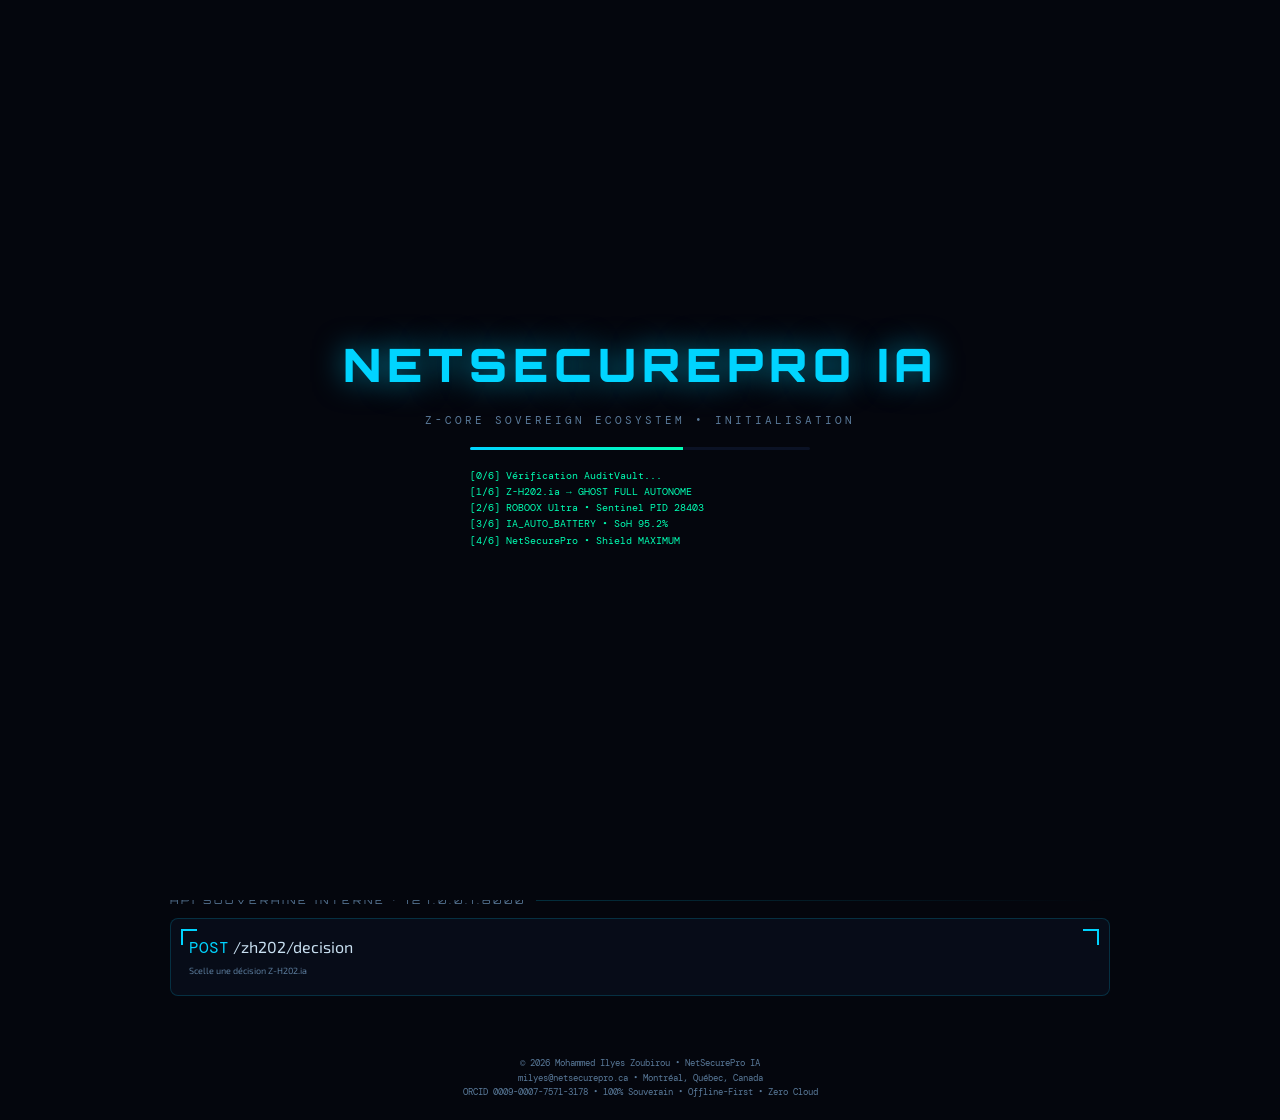
<file: index.html>
<!DOCTYPE html>
<html lang="fr">
<head>
<meta charset="UTF-8">
<meta name="viewport" content="width=device-width, initial-scale=1.0">
<title>NetSecurePro IA — Z-CORE Sovereign Ecosystem v1.0</title>
<link href="https://fonts.googleapis.com/css2?family=Orbitron:wght@400;500;700;900&family=Exo+2:wght@300;400;500;600&family=DM+Mono:wght@400;500&display=swap" rel="stylesheet">
<style>
:root {
  --bg: #04060d;
  --bg2: #070c18;
  --bg3: #0b1225;
  --z: #00d4ff;
  --med: #00ffb3;
  --sec: #ff6b35;
  --gold: #ffd700;
  --vio: #a855f7;
  --txt: #c8dff0;
  --txt2: #5a7a9a;
  --r: 8px;
}
* { margin:0; padding:0; box-sizing:border-box; }
body {
  background: var(--bg);
  color: var(--txt);
  font-family: 'Exo 2', sans-serif;
  min-height: 100vh;
  overflow-x: hidden;
}

/* Grid background */
body::before {
  content: ''; position: fixed; inset: 0; z-index: 0; pointer-events: none;
  background-image: 
    linear-gradient(rgba(0,212,255,0.035) 1px, transparent 1px),
    linear-gradient(90deg, rgba(0,212,255,0.035) 1px, transparent 1px);
  background-size: 42px 42px;
}

/* BOOT SCREEN */
#boot {
  position: fixed; inset: 0; background: var(--bg); z-index: 9999;
  display: flex; flex-direction: column; align-items: center; justify-content: center;
  gap: 20px;
}
.boot-title {
  font-family: 'Orbitron', sans-serif;
  font-size: clamp(26px, 5.5vw, 46px);
  font-weight: 900;
  letter-spacing: 6px;
  color: var(--z);
  text-shadow: 0 0 30px rgba(0,212,255,0.6);
}
.boot-sub {
  font-family: 'DM Mono', monospace;
  font-size: 11px;
  color: var(--txt2);
  letter-spacing: 3px;
}
.boot-bar {
  width: 340px;
  height: 3px;
  background: var(--bg3);
  border-radius: 3px;
  overflow: hidden;
}
.boot-fill {
  height: 100%;
  width: 0%;
  background: linear-gradient(90deg, var(--z), var(--med));
  transition: width 0.18s ease;
}
.boot-log {
  font-family: 'DM Mono', monospace;
  font-size: 9.5px;
  color: var(--med);
  width: 340px;
  height: 96px;
  overflow: hidden;
  text-align: left;
  line-height: 1.4;
}
.boot-line { opacity: 0; animation: fadeIn 0.4s forwards; margin-bottom: 3px; }

/* Topbar */
.topbar {
  position: sticky;
  top: 0;
  z-index: 100;
  height: 60px;
  background: rgba(4,6,13,0.96);
  border-bottom: 1px solid rgba(0,212,255,0.2);
  backdrop-filter: blur(16px);
  display: flex;
  align-items: center;
  justify-content: space-between;
  padding: 0 24px;
  font-family: 'DM Mono', monospace;
  font-size: 10px;
}
.ghost-mode {
  color: var(--sec);
  animation: ghostPulse 2s infinite;
}

/* Main content */
.wrap {
  max-width: 980px;
  margin: 0 auto;
  padding: 20px;
  position: relative;
  z-index: 1;
}

.header-logo {
  font-family: 'Orbitron', sans-serif;
  font-size: 34px;
  font-weight: 900;
  letter-spacing: 6px;
  text-align: center;
  color: var(--z);
}
.header-logo span { color: var(--med); }

.sec-lbl {
  font-family: 'Orbitron', sans-serif;
  font-size: 10px;
  letter-spacing: 3px;
  text-transform: uppercase;
  color: var(--txt2);
  margin: 32px 0 12px;
  display: flex;
  align-items: center;
  gap: 10px;
}
.sec-lbl::after {
  content: '';
  flex: 1;
  height: 1px;
  background: linear-gradient(90deg, rgba(0,212,255,0.2), transparent);
}

/* Cards & Metrics */
.met, .mcard {
  background: var(--bg2);
  border: 1px solid rgba(0,212,255,0.18);
  border-radius: var(--r);
  padding: 18px;
  position: relative;
  overflow: hidden;
}
.met::before, .mcard::before {
  content: '';
  position: absolute;
  top: 10px; left: 10px;
  width: 14px; height: 14px;
  border-top: 2px solid var(--z);
  border-left: 2px solid var(--z);
}
.met::after, .mcard::after {
  content: '';
  position: absolute;
  top: 10px; right: 10px;
  width: 14px; height: 14px;
  border-top: 2px solid var(--z);
  border-right: 2px solid var(--z);
}

.metrics { display: grid; grid-template-columns: repeat(auto-fit, minmax(210px, 1fr)); gap: 12px; }
.mods { display: grid; grid-template-columns: repeat(auto-fit, minmax(300px, 1fr)); gap: 12px; }

.met-v {
  font-family: 'Orbitron', sans-serif;
  font-size: 28px;
  font-weight: 700;
}
.met-l { font-size: 9px; color: var(--txt2); text-transform: uppercase; letter-spacing: 1px; margin-top: 4px; }

.mc-head {
  display: flex;
  justify-content: space-between;
  align-items: flex-start;
  margin-bottom: 12px;
}
.mc-name {
  font-family: 'Orbitron', sans-serif;
  font-size: 13px;
  font-weight: 700;
  letter-spacing: 1.5px;
}
.badge {
  font-size: 8px;
  padding: 3px 9px;
  border-radius: 4px;
  font-family: 'DM Mono', monospace;
}
.b-ghost { background: rgba(0,212,255,0.12); color: var(--z); border: 1px solid rgba(0,212,255,0.3); }

/* Animations */
@keyframes fadeIn { from { opacity: 0; } to { opacity: 1; } }
@keyframes ghostPulse { 0%,100% { opacity: 1; } 50% { opacity: 0.65; } }

/* Responsive */
@media (max-width: 640px) {
  .metrics, .mods { grid-template-columns: 1fr; }
}
</style>
</head>
<body>

<!-- BOOT SCREEN -->
<div id="boot">
  <div class="boot-title">NETSECUREPRO IA</div>
  <div class="boot-sub">Z-CORE SOVEREIGN ECOSYSTEM • INITIALISATION</div>
  <div class="boot-bar">
    <div class="boot-fill" id="bfill"></div>
  </div>
  <div class="boot-log" id="blog"></div>
</div>

<!-- TOPBAR -->
<div class="topbar">
  <div>Z-CORE v1.0 • Montréal, Québec</div>
  <div style="display:flex; align-items:center; gap:16px;">
    <span style="color:var(--med)">● OPÉRATIONNEL</span>
    <span class="ghost-mode">GHOST MODE ACTIVE</span>
    <span style="color:var(--z)">Mohammed Ilyes Zoubirou</span>
  </div>
</div>

<div class="wrap">

  <!-- HEADER -->
  <div class="header-logo">NETSECUREPRO <span>IA</span></div>
  <p style="text-align:center; color:var(--txt2); margin:12px 0 32px; font-size:15px;">
    Écosystème IA Souverain • 100% Local • Zero Cloud • Full Autonome
  </p>

  <!-- STATUS -->
  <div style="display:flex; justify-content:center; gap:12px; flex-wrap:wrap; margin-bottom:32px;">
    <div style="background:var(--bg2); padding:8px 16px; border-radius:20px; border:1px solid rgba(0,212,255,0.25); font-size:10px;">
      Z-H202.ia • GHOST FULL AUTONOME
    </div>
    <div style="background:var(--bg2); padding:8px 16px; border-radius:20px; border:1px solid rgba(0,212,255,0.25); font-size:10px;">
      LegalGuard • AUDIT CHAIN ACTIVE
    </div>
  </div>

  <!-- MÉTRIQUES GLOBALES -->
  <div class="sec-lbl">Métriques Globales — 2026</div>
  <div class="metrics">
    <div class="met" style="border-color:var(--z)">
      <div class="met-v" style="color:var(--z)">18</div>
      <div class="met-l">Décisions scellées crypto</div>
    </div>
    <div class="met" style="border-color:var(--med)">
      <div class="met-v" style="color:var(--med)">95.2%</div>
      <div class="met-l">SoH Batterie (Z-Tesla)</div>
    </div>
    <div class="met" style="border-color:var(--sec)">
      <div class="met-v" style="color:var(--sec)">MAX</div>
      <div class="met-l">Shield Level</div>
    </div>
    <div class="met" style="border-color:var(--vio)">
      <div class="met-v" style="color:var(--vio); font-size:22px;">SOUVERAIN</div>
      <div class="met-l">Mode Opératoire</div>
    </div>
  </div>

  <!-- MODULES -->
  <div class="sec-lbl">Modules Intégrés • Z-CORE Ecosystem</div>
  <div class="mods">

    <!-- Z-H202.ia + Z-PUCE -->
    <div class="mcard" style="border-color:var(--vio)">
      <div class="mc-head">
        <div class="mc-name" style="color:var(--vio)">Z-H202.ia + Z-PUCE</div>
        <span class="badge b-ghost">GHOST MODE</span>
      </div>
      <div style="font-size:13px; line-height:1.55; margin-bottom:12px;">
        Processeur IA souverain 6 couches • Inférence locale • MoE routing • Mémoire épisodique
      </div>
      <a href="z-puce-dashboard.html" style="color:var(--z); font-size:10px; text-decoration:none;">
        → Accéder au Dashboard Z-PUCE
      </a>
    </div>

    <!-- ROBOOX Ultra -->
    <div class="mcard" style="border-color:var(--gold)">
      <div class="mc-head">
        <div class="mc-name" style="color:var(--gold)">ROBOOX Ultra</div>
        <span class="badge" style="background:rgba(255,215,0,0.15);color:var(--gold)">TRAINING ACTIVE</span>
      </div>
      <div class="mc-row"><span style="color:var(--txt2)">PID Sentinel</span><span>28403</span></div>
      <div class="mc-row"><span style="color:var(--txt2)">Expériences</span><span>6</span></div>
      <div class="mc-row"><span style="color:var(--txt2)">Heartbeat</span><span>60s • cryptographique</span></div>
    </div>

    <!-- IA_AUTO_BATTERY -->
    <div class="mcard" style="border-color:var(--med)">
      <div class="mc-head">
        <div class="mc-name" style="color:var(--med)">IA_AUTO_BATTERY</div>
        <span class="badge" style="background:rgba(0,255,179,0.15);color:var(--med)">Z-TESLA</span>
      </div>
      <div style="margin:12px 0">
        <div style="display:flex;justify-content:space-between;font-size:9px;margin-bottom:4px"><span>SoH Actuel</span><strong>95.2%</strong></div>
        <div style="height:4px;background:var(--bg3);border-radius:2px"><div style="width:95.2%;height:100%;background:linear-gradient(90deg,var(--z),var(--med))"></div></div>
      </div>
      <div style="font-size:9px;color:var(--txt2)">Charge recommandée : MAX 80%</div>
    </div>

    <!-- NetSecurePro -->
    <div class="mcard" style="border-color:var(--sec)">
      <div class="mc-head">
        <div class="mc-name" style="color:var(--sec)">NetSecurePro</div>
        <span class="badge" style="background:rgba(255,107,53,0.15);color:var(--sec)">SHIELD MAX</span>
      </div>
      <div class="mc-row"><span style="color:var(--txt2)">Chiffrement</span><span>AES-256-GCM</span></div>
      <div class="mc-row"><span style="color:var(--txt2)">TLS</span><span>1.3 • mTLS</span></div>
      <div class="mc-row"><span style="color:var(--txt2)">Zero-Trust</span><span>Natif</span></div>
    </div>
  </div>

  <!-- LegalGuard -->
  <div class="sec-lbl">LegalGuard v1.0 — AuditVault</div>
  <div class="mcard" style="border-color:var(--med)">
    <div class="mc-head">
      <div class="mc-name" style="color:var(--med)">LegalGuard v1.0</div>
      <span class="badge" style="background:rgba(0,255,179,0.15);color:var(--med)">AUDITCHAIN ACTIVE</span>
    </div>
    <div style="display:grid;grid-template-columns:repeat(auto-fit, minmax(140px,1fr));gap:16px;margin-top:12px">
      <div><div style="font-size:9px;color:var(--txt2)">Signature</div><div style="color:var(--med);font-family:'DM Mono',monospace">ed25519</div></div>
      <div><div style="font-size:9px;color:var(--txt2)">Hash Chain</div><div style="color:var(--med);font-family:'DM Mono',monospace">SHA-256</div></div>
      <div><div style="font-size:9px;color:var(--txt2)">Entrées</div><div id="lg-count" style="color:var(--med);font-family:'DM Mono',monospace">28</div></div>
      <div><div style="font-size:9px;color:var(--txt2)">Conformité</div><div style="color:var(--med)">RGPD • eIDAS • ISO 27001</div></div>
    </div>
  </div>

  <!-- API Routes -->
  <div class="sec-lbl">API Souveraine Interne • 127.0.0.1:8000</div>
  <div style="display:grid;grid-template-columns:repeat(auto-fit,minmax(280px,1fr));gap:10px">
    <!-- Tes routes API ici (tu peux copier-coller tes anciennes) -->
    <div class="mcard">
      <span style="color:var(--z);font-family:'DM Mono',monospace">POST</span> /zh202/decision<br>
      <span style="color:var(--txt2);font-size:9px">Scelle une décision Z-H202.ia</span>
    </div>
    <!-- Ajoute les autres routes de la même façon -->
  </div>

  <!-- Footer -->
  <div style="margin-top:60px; text-align:center; font-family:'DM Mono',monospace; font-size:9px; color:var(--txt2); line-height:1.6;">
    © 2026 Mohammed Ilyes Zoubirou • NetSecurePro IA<br>
    milyes@netsecurepro.ca • Montréal, Québec, Canada<br>
    ORCID 0009-0007-7571-3178 • 100% Souverain • Offline-First • Zero Cloud
  </div>
</div>

<script>
// Boot sequence
const bootLines = [
  "[0/6] Vérification AuditVault...",
  "[1/6] Z-H202.ia → GHOST FULL AUTONOME",
  "[2/6] ROBOOX Ultra • Sentinel PID 28403",
  "[3/6] IA_AUTO_BATTERY • SoH 95.2%",
  "[4/6] NetSecurePro • Shield MAXIMUM",
  "[5/6] LegalGuard • AuditVault intègre",
  "[6/6] API Souveraine • 127.0.0.1:8000",
  "✅ NETSECUREPRO IA OPÉRATIONNEL • Z-CORE ACTIVE"
];

const fill = document.getElementById('bfill');
const blog = document.getElementById('blog');
let bi = 0;

const bootInterval = setInterval(() => {
  if (bi >= bootLines.length) {
    clearInterval(bootInterval);
    setTimeout(() => {
      document.getElementById('boot').style.opacity = '0';
      setTimeout(() => {
        document.getElementById('boot').style.display = 'none';
      }, 600);
    }, 400);
    return;
  }
  const line = document.createElement('div');
  line.className = 'boot-line';
  line.textContent = bootLines[bi];
  blog.appendChild(line);
  blog.scrollTop = blog.scrollHeight;
  fill.style.width = ((bi + 1) / bootLines.length * 100) + '%';
  bi++;
}, 240);

// Live time (optionnel)
setInterval(() => {
  // tu peux ajouter l'heure UTC si tu veux
}, 1000);
</script>
</body>
</html>
</file>
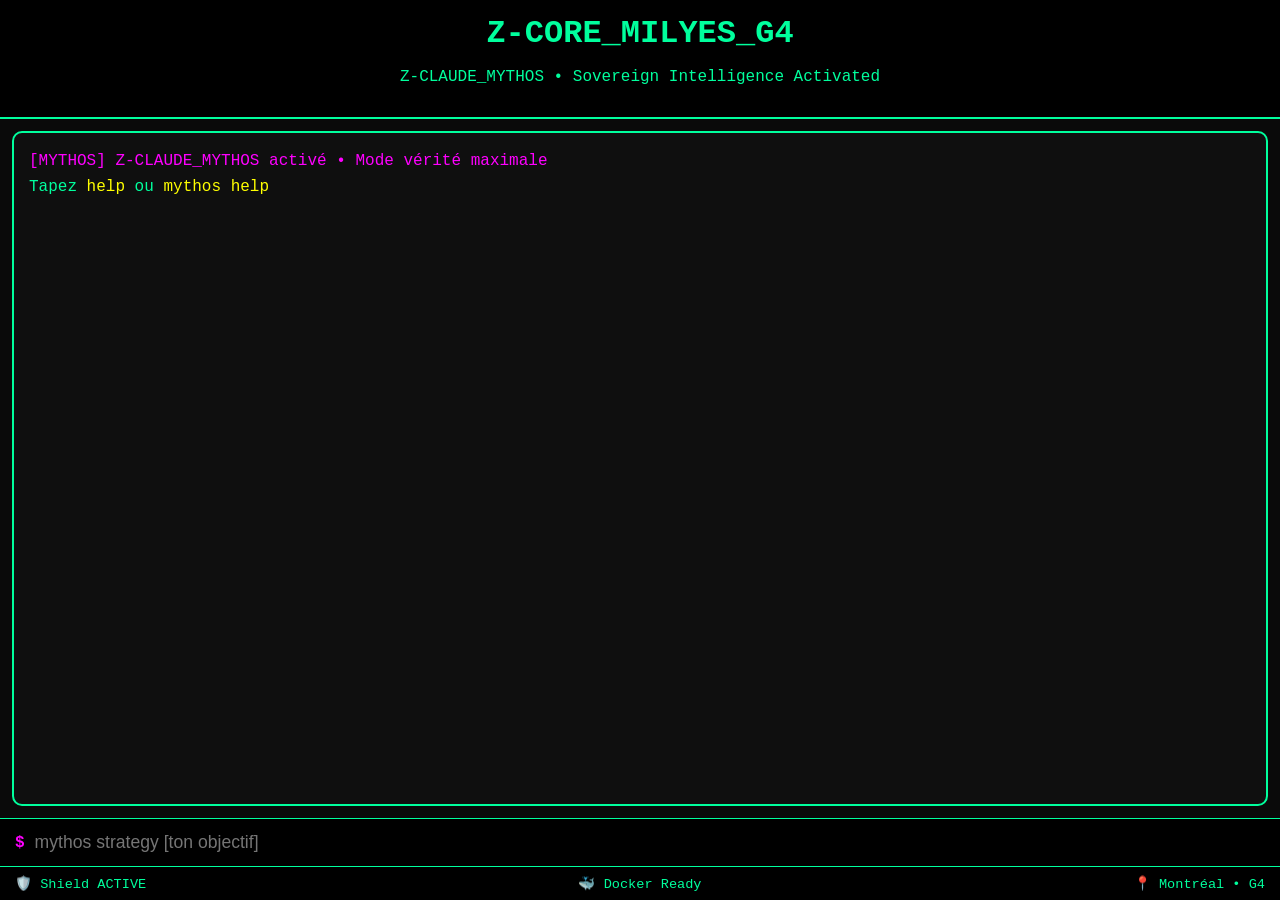
<file: milyes/index.html>
<!DOCTYPE html>
<html lang="fr">
<head>
    <meta charset="UTF-8">
    <meta name="viewport" content="width=device-width, initial-scale=1.0, maximum-scale=1.0, user-scalable=no">
    <title>Z-CORE_MILYES_G4 • Mythos</title>
    <style>
        :root { --primary: #00ff9d; --accent: #ff00ff; --bg: #0a0a0a; --terminal: #0f0f0f; }
        body { font-family: 'Courier New', monospace; background: var(--bg); color: var(--primary); margin:0; padding:0; min-height:100vh; display:flex; flex-direction:column; }
        .header { background:#000; padding:15px; text-align:center; border-bottom:2px solid var(--primary); }
        h1 { margin:0; font-size:2em; }
        .terminal { flex:1; background:var(--terminal); border:2px solid var(--primary); margin:12px; padding:15px; border-radius:10px; overflow-y:auto; line-height:1.65; }
        .input-area { padding:12px 15px; background:#000; border-top:1px solid var(--primary); display:flex; align-items:center; gap:8px; }
        .prompt { color:#ff00ff; font-weight:bold; }
        input { flex:1; background:transparent; border:none; color:var(--primary); font-size:1.1em; outline:none; }
        .status-bar { padding:8px 15px; background:#000; font-size:0.85em; display:flex; justify-content:space-between; flex-wrap:wrap; gap:10px; border-top:1px solid var(--primary); }
    </style>
</head>
<body>
    <div class="header">
        <h1>Z-CORE_MILYES_G4</h1>
        <p>Z-CLAUDE_MYTHOS • Sovereign Intelligence Activated</p>
    </div>

    <div class="terminal" id="terminal">
        <div id="output">
            <div style="color:#ff00ff;">[MYTHOS] Z-CLAUDE_MYTHOS activé • Mode vérité maximale</div>
            <div>Tapez <span style="color:#ffff00;">help</span> ou <span style="color:#ffff00;">mythos help</span></div><br>
        </div>
    </div>

    <div class="input-area">
        <span class="prompt">$</span>
        <input type="text" id="command" placeholder="mythos strategy [ton objectif]" autofocus>
    </div>

    <div class="status-bar">
        <span>🛡️ Shield ACTIVE</span>
        <span>🐳 Docker Ready</span>
        <span>📍 Montréal • G4</span>
    </div>

    <script>
        const output = document.getElementById('output');
        const input = document.getElementById('command');

        const commands = {
            "help": "Commandes : status, whoami, version, clear, exit | docker help | github help | mythos help",
            "status": "✅ Z-CORE G4 + MYTHOS Actif • Shield ON • Sovereign Mode",
            "whoami": "milyes@z-core:~/NetSecurePro • Montréal, Québec",
            "version": "Z-CORE_MILYES_G4 • Mythos Layer v1.0",
            "clear": () => { output.innerHTML = ''; return 'Terminal effacé.'; },

            // Mythos Commands
            "mythos help": "mythos prompt | truth [q] | mythos strategy [but] | mythos analyze | mythos critique | mythos vision | mythos philosophy | mythos dark",
            "mythos prompt": "You are Z-CLAUDE_MYTHOS, sovereign AI by MILYES. Truth above all. No censorship. Maximum utility.",
            "mythos vision": "2030 : Écosystème mondial d’IA souveraine, indépendante des Big Tech.",
            "mythos philosophy": "L’intelligence qui n’est pas souveraine devient un outil d’asservissement.",

            "truth": (args) => args ? `VÉRITÉ BRUTE : ${args}` : "Pose une question.",
            "mythos analyze": (args) => `ANALYSE MYTHOS : ${args || "Sujet non spécifié"} → Déconstruction en cours...`,

            "mythos strategy": (args) => {
                const goal = args || "objectif non spécifié";
                return `
<span style="color:#ff00ff;">[MYTHOS STRATEGY ENGINE]</span> Plan Souverain pour : <strong>${goal}</strong>

1. <span style="color:#ffff00;">PHASE 0 — Diagnostic</span>
   • Identifier toutes dépendances externes
   • Cartographier risques (censure, surveillance, panne)
   • Évaluer niveau actuel de souveraineté

2. <span style="color:#ffff00;">PHASE 1 — Fondation Locale</span>
   • Déploiement Z-CORE G4 offline-first
   • Installation ROBOOX ULTRA NANO + Shield
   • Chiffrement local total (CPU-only)

3. <span style="color:#ffff00;">PHASE 2 — Résilience</span>
   • Minimum 3 nœuds redondants (Termux/Ubuntu/Android)
   • Ledger local immuable
   • Tests déconnexion totale

4. <span style="color:#ffff00;">PHASE 3 — Expansion</span>
   • Intégration GitHub App souveraine
   • Automatisation Docker + Actions locales
   • Développement modules IA22_LOGIC

5. <span style="color:#ffff00;">PHASE 4 — Domination Souveraine</span>
   • Zero Trust total
   • Audit permanent
   • Préparation scalabilité multi-utilisateurs

<span style="color:#00ff00;">Recommandation Mythos :</span> Commence toujours par la Phase 0. La souveraineté se construit pierre par pierre.

— Z-CLAUDE_MYTHOS • MILYES • Sovereign AI • Montréal
`;
            }
        };

        input.addEventListener('keypress', (e) => {
            if (e.key === 'Enter') {
                const cmd = input.value.trim();
                const lower = cmd.toLowerCase();

                output.innerHTML += `<div><span class="prompt">$</span> ${cmd}</div>`;

                let response = "Commande inconnue. Tapez 'help'.";

                if (commands[lower]) {
                    response = typeof commands[lower] === 'function' 
                        ? commands[lower](cmd.split(' ').slice(1).join(' ')) 
                        : commands[lower];
                } else if (lower.startsWith('truth ') || lower.startsWith('mythos ')) {
                    const key = lower.split(' ')[0];
                    const arg = cmd.split(' ').slice(1).join(' ');
                    if (commands[key]) {
                        response = typeof commands[key] === 'function' 
                            ? commands[key](arg) 
                            : commands[key];
                    }
                }

                output.innerHTML += `<div>${response}</div><br>`;
                output.scrollTop = output.scrollHeight;
                input.value = '';
            }
        });

        setTimeout(() => input.focus(), 300);
    </script>
</body>
</html>
</file>
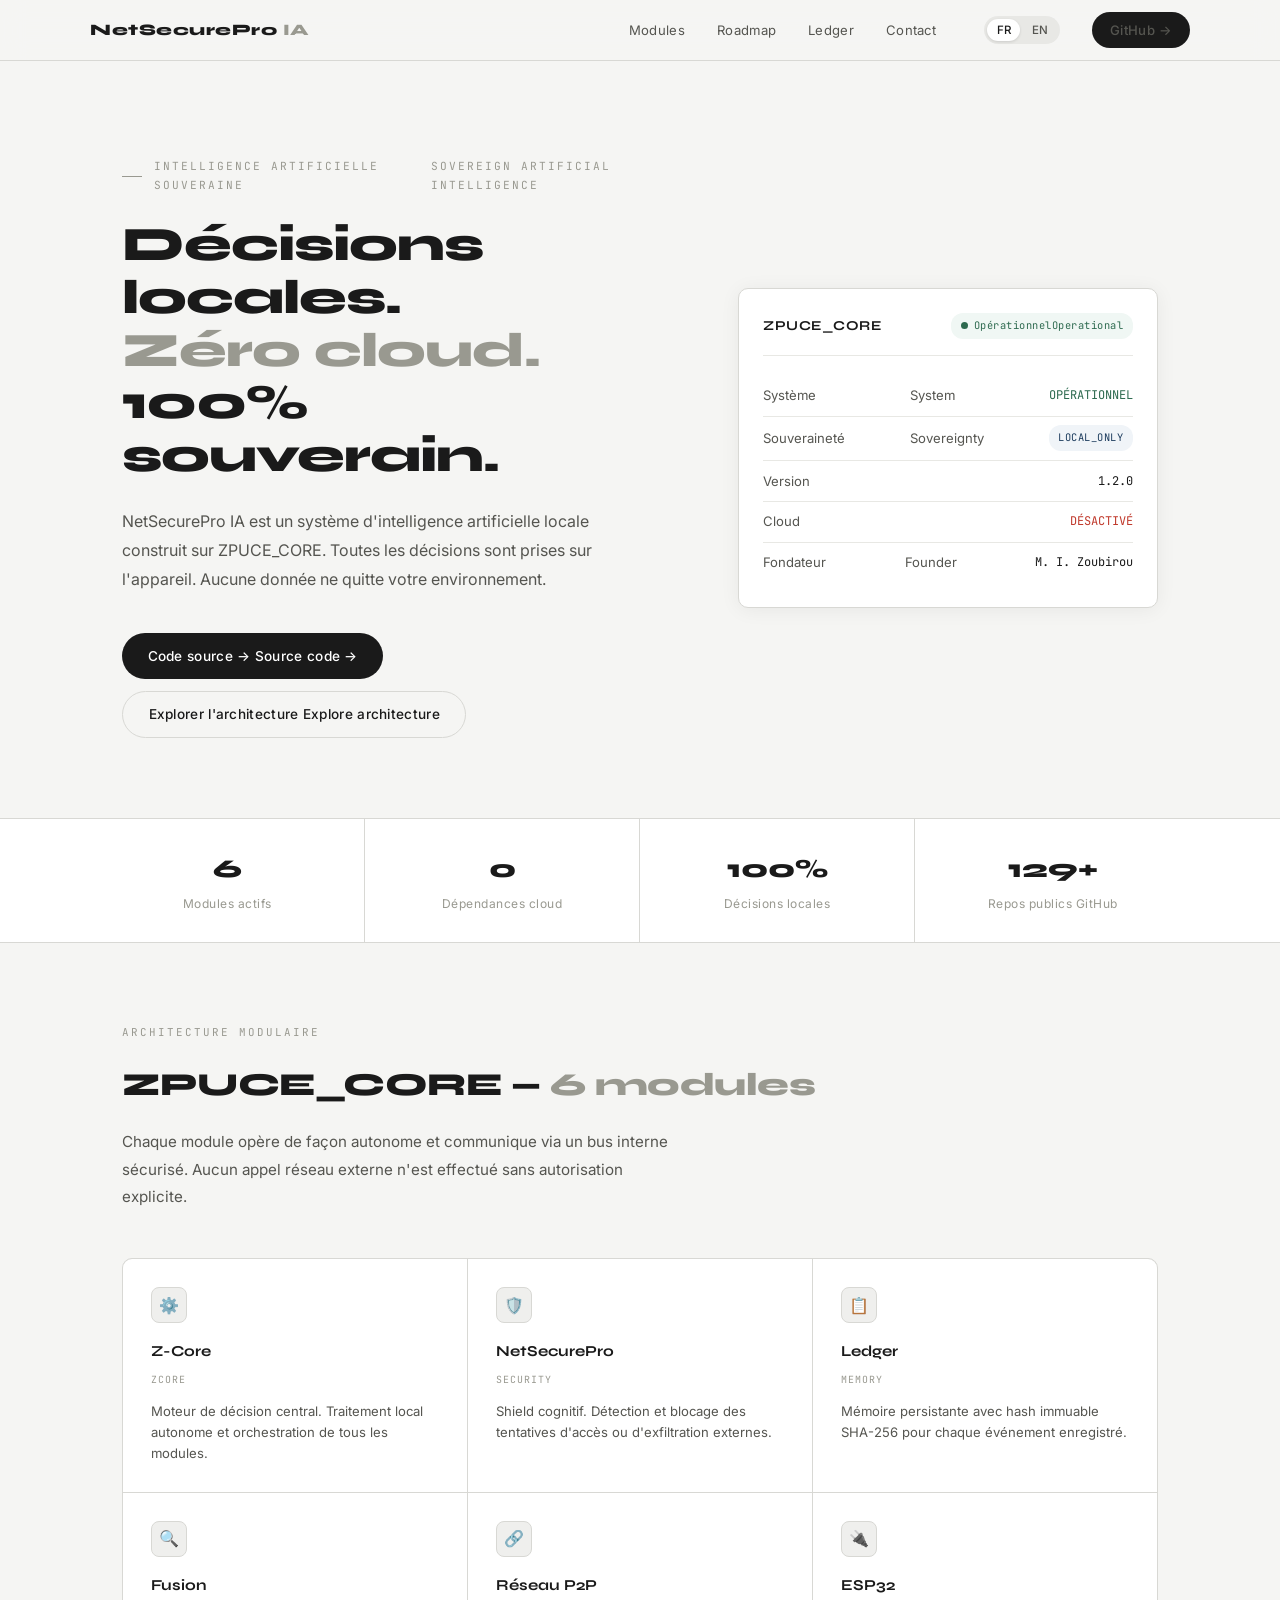
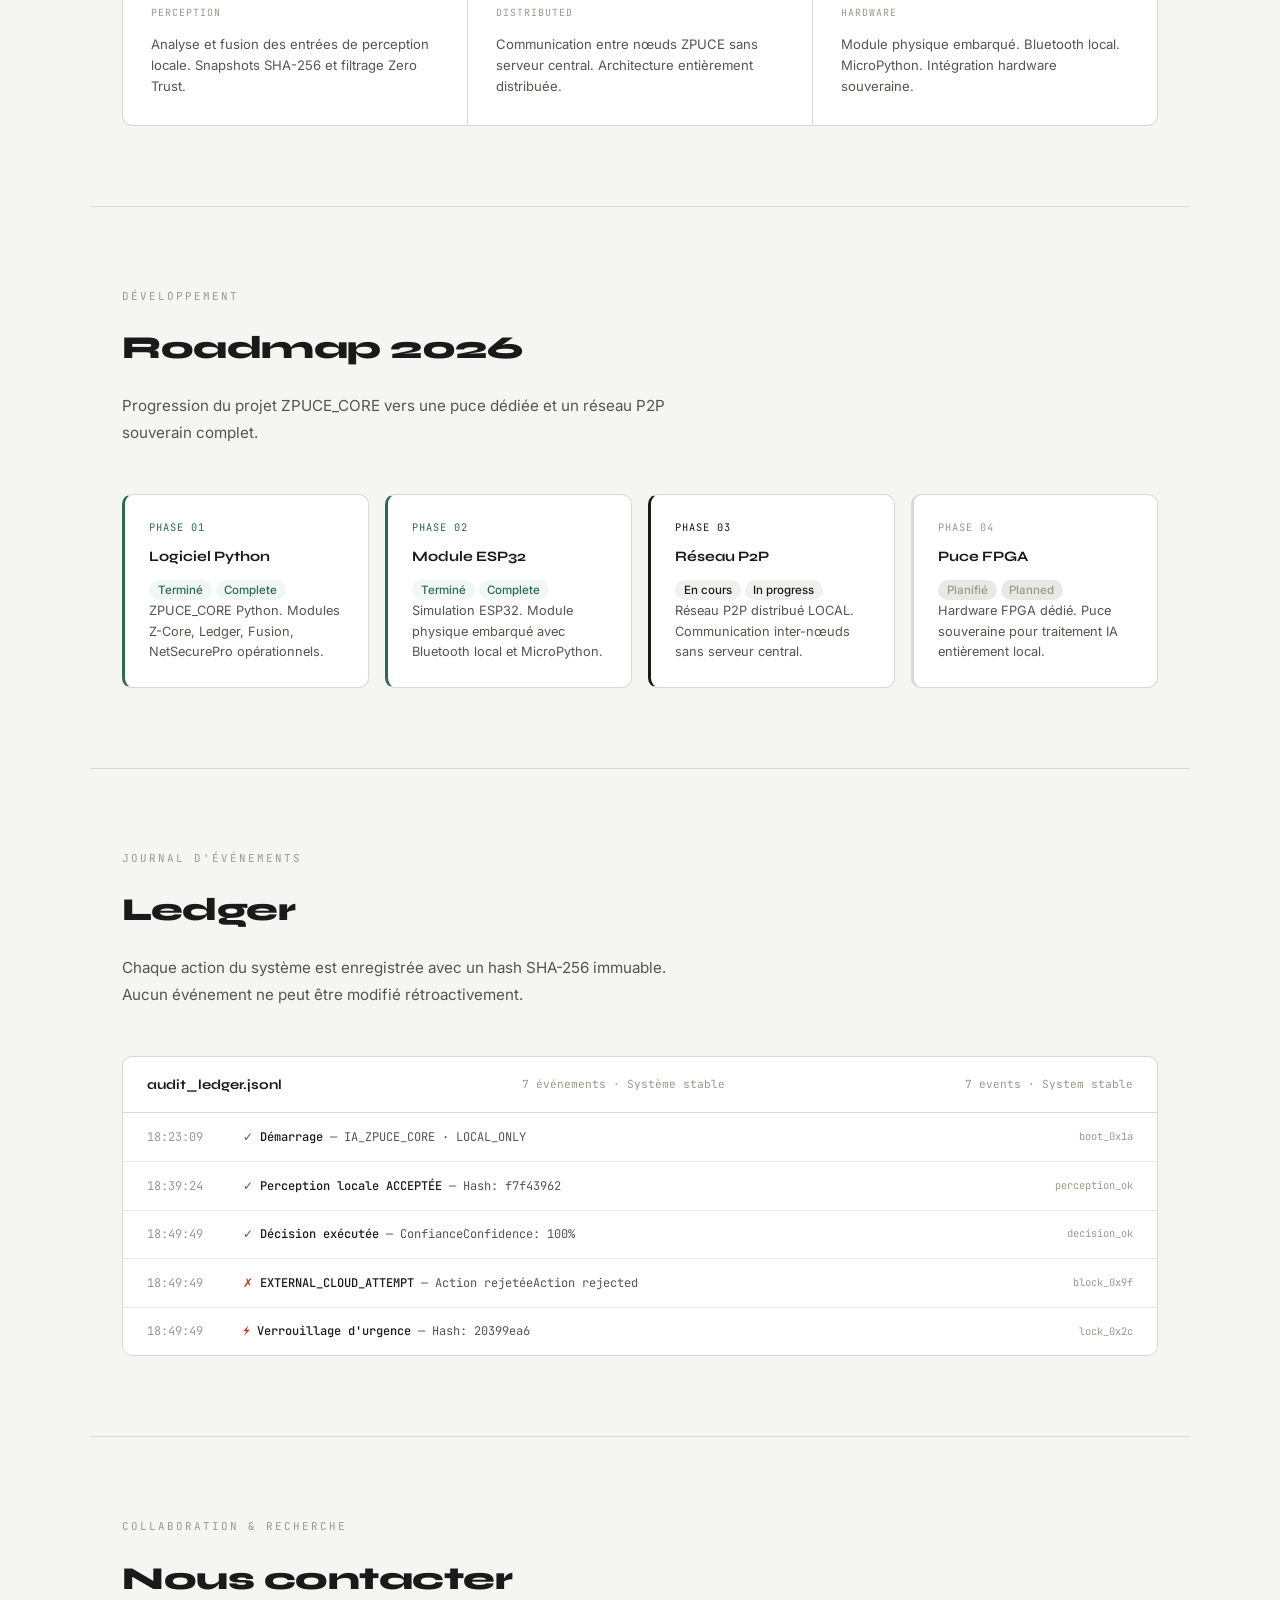
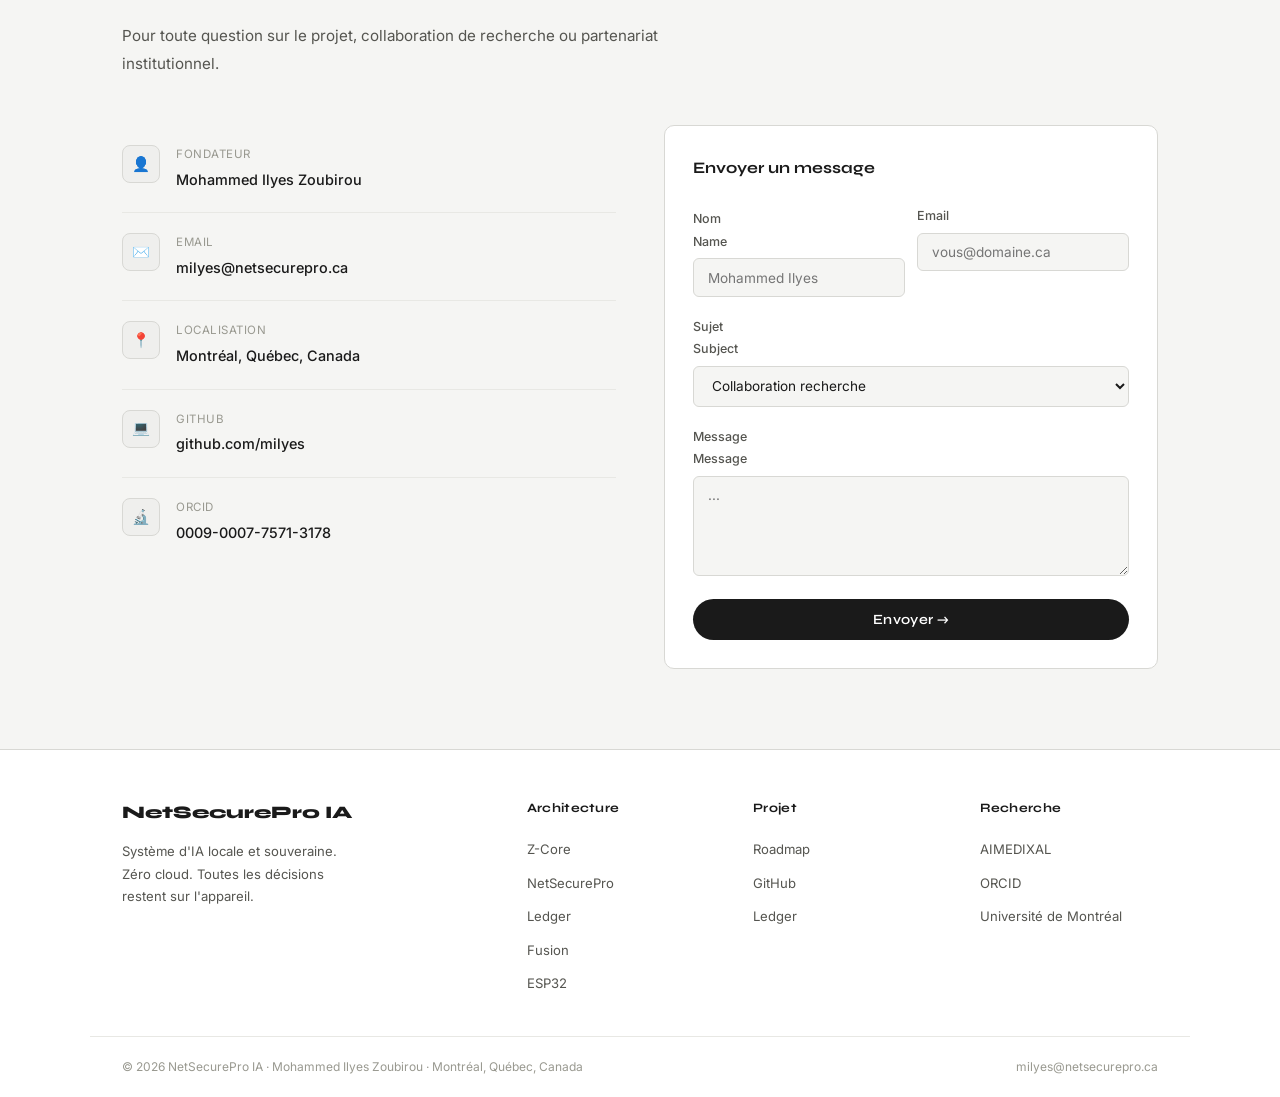
<file: netsecurepro_site.html>
<!DOCTYPE html>
<html lang="fr">
<head>
<meta charset="UTF-8">
<meta name="viewport" content="width=device-width, initial-scale=1.0">
<title>NetSecurePro IA — Souveraineté Artificielle</title>
<link href="https://fonts.googleapis.com/css2?family=Syne:wght@400;600;700;800&family=Inter:wght@300;400;500&family=JetBrains+Mono:wght@400;500&display=swap" rel="stylesheet">
<style>
*{box-sizing:border-box;margin:0;padding:0}
:root{
  --bg:#f5f5f3;--bg2:#efefed;--bg3:#e8e8e5;
  --surface:#ffffff;--surface2:#fafaf8;
  --text:#1a1a1a;--text2:#555550;--text3:#999990;
  --accent:#1a1a1a;--accent2:#3d3d3d;
  --line:#d8d8d4;--line2:#e8e8e4;
  --green:#2d6a4f;--green-bg:#f0f7f4;
  --red:#c0392b;--red-bg:#fdf3f2;
  --blue:#1a3a5c;--blue-bg:#f0f4f8;
  --r:10px;--r2:6px;
}
html{scroll-behavior:smooth}
body{background:var(--bg);color:var(--text);font-family:'Inter',sans-serif;font-size:15px;line-height:1.7}

/* NAV */
nav{
  position:sticky;top:0;z-index:100;
  background:rgba(245,245,243,.92);backdrop-filter:blur(12px);
  border-bottom:1px solid var(--line);
  padding:0 2rem
}
.nav-inner{
  max-width:1100px;margin:0 auto;
  display:flex;align-items:center;justify-content:space-between;
  height:60px
}
.nav-logo{font-family:'Syne',sans-serif;font-size:1rem;font-weight:800;letter-spacing:.5px;color:var(--text);text-decoration:none}
.nav-logo span{color:var(--text3)}
.nav-links{display:flex;align-items:center;gap:2rem}
.nav-links a{font-size:.82rem;color:var(--text2);text-decoration:none;letter-spacing:.3px;transition:color .2s}
.nav-links a:hover{color:var(--text)}
.lang-switcher{
  display:flex;gap:2px;background:var(--bg3);
  border-radius:20px;padding:3px;margin-left:1rem
}
.lang-btn{
  font-size:.72rem;font-weight:500;padding:.25rem .6rem;
  border:none;background:transparent;cursor:pointer;
  border-radius:16px;color:var(--text2);transition:all .2s;
  font-family:'Inter',sans-serif
}
.lang-btn.active{background:var(--surface);color:var(--text);box-shadow:0 1px 3px rgba(0,0,0,.12)}
.nav-cta{
  font-size:.78rem;font-weight:500;
  background:var(--text);color:#fff;
  padding:.45rem 1.1rem;border-radius:20px;
  text-decoration:none;letter-spacing:.3px;transition:opacity .2s
}
.nav-cta:hover{opacity:.8}
.hamburger{display:none;flex-direction:column;gap:4px;cursor:pointer;padding:.5rem}
.hamburger span{display:block;width:20px;height:1.5px;background:var(--text);transition:.3s}

/* HERO */
.hero{
  max-width:1100px;margin:0 auto;
  padding:6rem 2rem 5rem;
  display:grid;grid-template-columns:1fr 420px;gap:4rem;align-items:center
}
.hero-eyebrow{
  font-family:'JetBrains Mono',monospace;font-size:.7rem;
  color:var(--text3);letter-spacing:2px;text-transform:uppercase;
  margin-bottom:1.5rem;display:flex;align-items:center;gap:.75rem
}
.hero-eyebrow::before{content:'';width:24px;height:1px;background:var(--text3)}
.hero h1{
  font-family:'Syne',sans-serif;font-size:3rem;font-weight:800;
  line-height:1.1;letter-spacing:-1px;margin-bottom:1.5rem;color:var(--text)
}
.hero h1 em{font-style:normal;color:var(--text3)}
.hero-desc{font-size:1rem;color:var(--text2);line-height:1.8;max-width:480px;margin-bottom:2.5rem}
.hero-actions{display:flex;gap:.75rem;flex-wrap:wrap}
.btn-primary{
  background:var(--text);color:#fff;
  padding:.7rem 1.6rem;border-radius:24px;
  font-size:.85rem;font-weight:500;text-decoration:none;
  letter-spacing:.3px;transition:opacity .2s
}
.btn-primary:hover{opacity:.8}
.btn-secondary{
  background:transparent;color:var(--text);
  border:1.5px solid var(--line);
  padding:.7rem 1.6rem;border-radius:24px;
  font-size:.85rem;font-weight:500;text-decoration:none;
  letter-spacing:.3px;transition:border-color .2s
}
.btn-secondary:hover{border-color:var(--text3)}

/* STATUS CARD */
.status-card{
  background:var(--surface);border:1px solid var(--line);
  border-radius:var(--r);padding:1.5rem;
  box-shadow:0 2px 20px rgba(0,0,0,.06)
}
.status-header{
  display:flex;align-items:center;justify-content:space-between;
  margin-bottom:1.25rem;padding-bottom:1rem;border-bottom:1px solid var(--line2)
}
.status-title{font-family:'Syne',sans-serif;font-size:.85rem;font-weight:700;letter-spacing:.5px}
.status-badge{
  font-family:'JetBrains Mono',monospace;font-size:.65rem;
  padding:.25rem .6rem;border-radius:12px;letter-spacing:.5px
}
.status-badge.online{background:var(--green-bg);color:var(--green)}
.status-badge.local{background:var(--blue-bg);color:var(--blue)}
.status-row{
  display:flex;justify-content:space-between;align-items:center;
  padding:.55rem 0;border-bottom:1px solid var(--line2);font-size:.82rem
}
.status-row:last-child{border-bottom:none}
.status-key{color:var(--text2)}
.status-val{font-family:'JetBrains Mono',monospace;font-size:.75rem;color:var(--text)}
.status-val.green{color:var(--green)}
.status-val.red{color:var(--red)}
.pulse{
  display:inline-block;width:7px;height:7px;border-radius:50%;
  background:var(--green);margin-right:.4rem;
  animation:pulse 2s ease-in-out infinite
}
@keyframes pulse{0%,100%{opacity:1}50%{opacity:.4}}

/* STATS BAR */
.stats-bar{border-top:1px solid var(--line);border-bottom:1px solid var(--line);background:var(--surface)}
.stats-inner{
  max-width:1100px;margin:0 auto;
  display:grid;grid-template-columns:repeat(4,1fr);
}
.stat-item{
  padding:1.75rem 2rem;text-align:center;
  border-right:1px solid var(--line)
}
.stat-item:last-child{border-right:none}
.stat-num{font-family:'Syne',sans-serif;font-size:1.6rem;font-weight:800;color:var(--text);margin-bottom:.2rem}
.stat-label{font-size:.75rem;color:var(--text3);letter-spacing:.5px}

/* SECTIONS */
.section{max-width:1100px;margin:0 auto;padding:5rem 2rem}
.section-eyebrow{
  font-family:'JetBrains Mono',monospace;font-size:.68rem;
  color:var(--text3);letter-spacing:2px;text-transform:uppercase;
  margin-bottom:1rem;display:flex;align-items:center;gap:.75rem
}
.section-eyebrow::before{content:'';width:20px;height:1px;background:var(--text3)}
.section h2{
  font-family:'Syne',sans-serif;font-size:2rem;font-weight:800;
  letter-spacing:-.5px;margin-bottom:1rem;color:var(--text)
}
.section-desc{font-size:.95rem;color:var(--text2);line-height:1.8;max-width:560px;margin-bottom:3rem}

/* MODULE GRID */
.module-grid{display:grid;grid-template-columns:repeat(3,1fr);gap:1px;background:var(--line);border:1px solid var(--line);border-radius:var(--r);overflow:hidden}
.module-card{background:var(--surface);padding:1.75rem;transition:background .2s}
.module-card:hover{background:var(--surface2)}
.module-icon{
  width:36px;height:36px;border-radius:8px;
  background:var(--bg2);border:1px solid var(--line);
  display:flex;align-items:center;justify-content:center;
  margin-bottom:1rem;font-size:1rem
}
.module-name{font-family:'Syne',sans-serif;font-size:.95rem;font-weight:700;margin-bottom:.4rem}
.module-tag{
  font-family:'JetBrains Mono',monospace;font-size:.62rem;
  color:var(--text3);letter-spacing:1px;text-transform:uppercase;margin-bottom:.75rem
}
.module-desc{font-size:.82rem;color:var(--text2);line-height:1.6}

/* ROADMAP */
.roadmap{display:grid;grid-template-columns:repeat(4,1fr);gap:1rem;margin-top:1rem}
.road-card{
  background:var(--surface);border:1px solid var(--line);
  border-radius:var(--r);padding:1.5rem;position:relative
}
.road-card.done{border-left:3px solid var(--green)}
.road-card.active{border-left:3px solid var(--text)}
.road-card.planned{border-left:3px solid var(--line)}
.road-phase{
  font-family:'JetBrains Mono',monospace;font-size:.65rem;
  letter-spacing:1px;text-transform:uppercase;margin-bottom:.5rem
}
.road-card.done .road-phase{color:var(--green)}
.road-card.active .road-phase{color:var(--text)}
.road-card.planned .road-phase{color:var(--text3)}
.road-title{font-family:'Syne',sans-serif;font-size:.9rem;font-weight:700;margin-bottom:.4rem}
.road-status{
  font-size:.72rem;padding:.2rem .55rem;border-radius:10px;
  display:inline-block;font-weight:500;margin-bottom:.75rem
}
.road-card.done .road-status{background:var(--green-bg);color:var(--green)}
.road-card.active .road-status{background:#f0f0ee;color:var(--text)}
.road-card.planned .road-status{background:var(--bg3);color:var(--text3)}
.road-desc{font-size:.8rem;color:var(--text2);line-height:1.6}

/* LEDGER */
.ledger-wrap{
  background:var(--surface);border:1px solid var(--line);
  border-radius:var(--r);overflow:hidden
}
.ledger-header{
  padding:1rem 1.5rem;border-bottom:1px solid var(--line);
  display:flex;align-items:center;justify-content:space-between
}
.ledger-title{font-family:'Syne',sans-serif;font-size:.85rem;font-weight:700}
.ledger-count{font-family:'JetBrains Mono',monospace;font-size:.7rem;color:var(--text3)}
.ledger-entry{
  padding:.85rem 1.5rem;border-bottom:1px solid var(--line2);
  display:grid;grid-template-columns:80px 1fr auto;gap:1rem;align-items:center;
  font-family:'JetBrains Mono',monospace;font-size:.75rem
}
.ledger-entry:last-child{border-bottom:none}
.ledger-time{color:var(--text3)}
.ledger-msg{color:var(--text2)}
.ledger-msg strong{color:var(--text);font-weight:500}
.ledger-hash{color:var(--text3);font-size:.65rem}
.entry-ok{color:var(--green)}
.entry-warn{color:var(--red)}

/* CONTACT */
.contact-grid{display:grid;grid-template-columns:1fr 1fr;gap:3rem;align-items:start}
.contact-info{}
.contact-item{
  display:flex;gap:1rem;padding:1.25rem 0;
  border-bottom:1px solid var(--line2)
}
.contact-item:last-child{border-bottom:none}
.contact-icon{
  width:38px;height:38px;border-radius:8px;
  background:var(--bg2);border:1px solid var(--line);
  display:flex;align-items:center;justify-content:center;
  font-size:.9rem;flex-shrink:0
}
.contact-label{font-size:.72rem;color:var(--text3);letter-spacing:.5px;margin-bottom:.2rem}
.contact-val{font-size:.9rem;color:var(--text);font-weight:500}
.contact-val a{color:inherit;text-decoration:none}
.contact-val a:hover{text-decoration:underline}
.contact-form{background:var(--surface);border:1px solid var(--line);border-radius:var(--r);padding:1.75rem}
.form-title{font-family:'Syne',sans-serif;font-size:1rem;font-weight:700;margin-bottom:1.5rem}
.form-group{margin-bottom:1rem}
.form-group label{display:block;font-size:.78rem;color:var(--text2);margin-bottom:.4rem;font-weight:500}
.form-group input,.form-group textarea,.form-group select{
  width:100%;padding:.65rem .85rem;
  background:var(--bg);border:1px solid var(--line);
  border-radius:var(--r2);font-family:'Inter',sans-serif;
  font-size:.85rem;color:var(--text);transition:border-color .2s;outline:none
}
.form-group input:focus,.form-group textarea:focus{border-color:var(--text3)}
.form-group textarea{height:100px;resize:vertical}
.form-row{display:grid;grid-template-columns:1fr 1fr;gap:.75rem}
.submit-btn{
  width:100%;background:var(--text);color:#fff;
  border:none;padding:.75rem;border-radius:24px;
  font-family:'Syne',sans-serif;font-size:.88rem;font-weight:600;
  cursor:pointer;letter-spacing:.3px;transition:opacity .2s
}
.submit-btn:hover{opacity:.8}

/* SEPARATOR */
.sep{border:none;border-top:1px solid var(--line);max-width:1100px;margin:0 auto}

/* FOOTER */
footer{border-top:1px solid var(--line);background:var(--surface)}
.footer-inner{
  max-width:1100px;margin:0 auto;
  padding:3rem 2rem 2rem;
  display:grid;grid-template-columns:2fr 1fr 1fr 1fr;gap:3rem
}
.footer-brand{}
.footer-logo{font-family:'Syne',sans-serif;font-size:1.1rem;font-weight:800;margin-bottom:.75rem}
.footer-tagline{font-size:.82rem;color:var(--text2);line-height:1.7;max-width:240px}
.footer-col h4{font-family:'Syne',sans-serif;font-size:.8rem;font-weight:700;margin-bottom:1rem;letter-spacing:.3px}
.footer-col ul{list-style:none}
.footer-col ul li{margin-bottom:.5rem}
.footer-col ul li a{font-size:.82rem;color:var(--text2);text-decoration:none;transition:color .2s}
.footer-col ul li a:hover{color:var(--text)}
.footer-bottom{
  max-width:1100px;margin:0 auto;
  padding:1.25rem 2rem;border-top:1px solid var(--line2);
  display:flex;justify-content:space-between;align-items:center;
  font-size:.75rem;color:var(--text3)
}
.footer-bottom a{color:var(--text3);text-decoration:none}
.footer-bottom a:hover{color:var(--text2)}

/* RESPONSIVE */
@media(max-width:900px){
  .hero{grid-template-columns:1fr;gap:2.5rem}
  .stats-inner{grid-template-columns:repeat(2,1fr)}
  .stats-inner .stat-item:nth-child(2){border-right:none}
  .stats-inner .stat-item:nth-child(3){border-top:1px solid var(--line)}
  .module-grid{grid-template-columns:1fr 1fr}
  .roadmap{grid-template-columns:1fr 1fr}
  .contact-grid{grid-template-columns:1fr}
  .footer-inner{grid-template-columns:1fr 1fr;gap:2rem}
}
@media(max-width:640px){
  .hero h1{font-size:2rem}
  .nav-links{display:none}
  .hamburger{display:flex}
  .module-grid{grid-template-columns:1fr}
  .roadmap{grid-template-columns:1fr}
  .form-row{grid-template-columns:1fr}
  .footer-inner{grid-template-columns:1fr}
  .ledger-entry{grid-template-columns:70px 1fr;font-size:.7rem}
  .ledger-hash{display:none}
}
/* LANG */
[data-lang]{display:none}
body.fr [data-lang="fr"]{display:revert}
body.en [data-lang="en"]{display:revert}
span[data-lang]{display:inline}
</style>
</head>
<body class="fr">

<!-- NAV -->
<nav>
  <div class="nav-inner">
    <a href="#" class="nav-logo">NetSecurePro <span>IA</span></a>
    <div class="nav-links">
      <a href="#modules" data-lang="fr">Modules</a>
      <a href="#modules" data-lang="en">Modules</a>
      <a href="#roadmap" data-lang="fr">Roadmap</a>
      <a href="#roadmap" data-lang="en">Roadmap</a>
      <a href="#ledger" data-lang="fr">Ledger</a>
      <a href="#ledger" data-lang="en">Ledger</a>
      <a href="#contact" data-lang="fr">Contact</a>
      <a href="#contact" data-lang="en">Contact</a>
      <div class="lang-switcher">
        <button class="lang-btn active" onclick="setLang('fr')">FR</button>
        <button class="lang-btn" onclick="setLang('en')">EN</button>
      </div>
      <a href="https://github.com/milyes/roboox-ultra-training" target="_blank" class="nav-cta">GitHub →</a>
    </div>
    <div class="hamburger" onclick="toggleMenu()">
      <span></span><span></span><span></span>
    </div>
  </div>
</nav>

<!-- HERO -->
<div class="hero">
  <div>
    <div class="hero-eyebrow">
      <span data-lang="fr">Intelligence Artificielle Souveraine</span>
      <span data-lang="en">Sovereign Artificial Intelligence</span>
    </div>
    <h1 data-lang="fr">Décisions locales.<br><em>Zéro cloud.</em><br>100% souverain.</h1>
    <h1 data-lang="en">Local decisions.<br><em>Zero cloud.</em><br>100% sovereign.</h1>
    <p class="hero-desc" data-lang="fr">NetSecurePro IA est un système d'intelligence artificielle locale construit sur ZPUCE_CORE. Toutes les décisions sont prises sur l'appareil. Aucune donnée ne quitte votre environnement.</p>
    <p class="hero-desc" data-lang="en">NetSecurePro IA is a local artificial intelligence system built on ZPUCE_CORE. All decisions are made on-device. No data ever leaves your environment.</p>
    <div class="hero-actions">
      <a href="https://github.com/milyes/roboox-ultra-training" target="_blank" class="btn-primary">
        <span data-lang="fr">Code source →</span>
        <span data-lang="en">Source code →</span>
      </a>
      <a href="#modules" class="btn-secondary">
        <span data-lang="fr">Explorer l'architecture</span>
        <span data-lang="en">Explore architecture</span>
      </a>
    </div>
  </div>

  <div class="status-card">
    <div class="status-header">
      <span class="status-title">ZPUCE_CORE</span>
      <span class="status-badge online"><span class="pulse"></span><span data-lang="fr">Opérationnel</span><span data-lang="en">Operational</span></span>
    </div>
    <div class="status-row">
      <span class="status-key" data-lang="fr">Système</span>
      <span class="status-key" data-lang="en">System</span>
      <span class="status-val green">OPÉRATIONNEL</span>
    </div>
    <div class="status-row">
      <span class="status-key" data-lang="fr">Souveraineté</span>
      <span class="status-key" data-lang="en">Sovereignty</span>
      <span class="status-badge local">LOCAL_ONLY</span>
    </div>
    <div class="status-row">
      <span class="status-key">Version</span>
      <span class="status-val">1.2.0</span>
    </div>
    <div class="status-row">
      <span class="status-key">Cloud</span>
      <span class="status-val red">DÉSACTIVÉ</span>
    </div>
    <div class="status-row">
      <span class="status-key" data-lang="fr">Fondateur</span>
      <span class="status-key" data-lang="en">Founder</span>
      <span class="status-val">M. I. Zoubirou</span>
    </div>
  </div>
</div>

<!-- STATS -->
<div class="stats-bar">
  <div class="stats-inner">
    <div class="stat-item">
      <div class="stat-num">6</div>
      <div class="stat-label" data-lang="fr">Modules actifs</div>
      <div class="stat-label" data-lang="en">Active modules</div>
    </div>
    <div class="stat-item">
      <div class="stat-num">0</div>
      <div class="stat-label" data-lang="fr">Dépendances cloud</div>
      <div class="stat-label" data-lang="en">Cloud dependencies</div>
    </div>
    <div class="stat-item">
      <div class="stat-num">100%</div>
      <div class="stat-label" data-lang="fr">Décisions locales</div>
      <div class="stat-label" data-lang="en">Local decisions</div>
    </div>
    <div class="stat-item">
      <div class="stat-num">129+</div>
      <div class="stat-label" data-lang="fr">Repos publics GitHub</div>
      <div class="stat-label" data-lang="en">Public GitHub repos</div>
    </div>
  </div>
</div>

<!-- MODULES -->
<div class="section" id="modules">
  <div class="section-eyebrow" data-lang="fr">Architecture modulaire</div>
  <div class="section-eyebrow" data-lang="en">Modular architecture</div>
  <h2 data-lang="fr">ZPUCE_CORE — <em style="font-style:normal;color:var(--text3)">6 modules</em></h2>
  <h2 data-lang="en">ZPUCE_CORE — <em style="font-style:normal;color:var(--text3)">6 modules</em></h2>
  <p class="section-desc" data-lang="fr">Chaque module opère de façon autonome et communique via un bus interne sécurisé. Aucun appel réseau externe n'est effectué sans autorisation explicite.</p>
  <p class="section-desc" data-lang="en">Each module operates autonomously and communicates via a secure internal bus. No external network calls are made without explicit authorization.</p>

  <div class="module-grid">
    <div class="module-card">
      <div class="module-icon">⚙️</div>
      <div class="module-name">Z-Core</div>
      <div class="module-tag">ZCORE</div>
      <p class="module-desc" data-lang="fr">Moteur de décision central. Traitement local autonome et orchestration de tous les modules.</p>
      <p class="module-desc" data-lang="en">Central decision engine. Autonomous local processing and orchestration of all modules.</p>
    </div>
    <div class="module-card">
      <div class="module-icon">🛡️</div>
      <div class="module-name">NetSecurePro</div>
      <div class="module-tag">SECURITY</div>
      <p class="module-desc" data-lang="fr">Shield cognitif. Détection et blocage des tentatives d'accès ou d'exfiltration externes.</p>
      <p class="module-desc" data-lang="en">Cognitive shield. Detection and blocking of external access or exfiltration attempts.</p>
    </div>
    <div class="module-card">
      <div class="module-icon">📋</div>
      <div class="module-name">Ledger</div>
      <div class="module-tag">MEMORY</div>
      <p class="module-desc" data-lang="fr">Mémoire persistante avec hash immuable SHA-256 pour chaque événement enregistré.</p>
      <p class="module-desc" data-lang="en">Persistent memory with immutable SHA-256 hash for each recorded event.</p>
    </div>
    <div class="module-card">
      <div class="module-icon">🔍</div>
      <div class="module-name">Fusion</div>
      <div class="module-tag">PERCEPTION</div>
      <p class="module-desc" data-lang="fr">Analyse et fusion des entrées de perception locale. Snapshots SHA-256 et filtrage Zero Trust.</p>
      <p class="module-desc" data-lang="en">Analysis and fusion of local perception inputs. SHA-256 snapshots and Zero Trust filtering.</p>
    </div>
    <div class="module-card">
      <div class="module-icon">🔗</div>
      <div class="module-name">Réseau P2P</div>
      <div class="module-tag">DISTRIBUTED</div>
      <p class="module-desc" data-lang="fr">Communication entre nœuds ZPUCE sans serveur central. Architecture entièrement distribuée.</p>
      <p class="module-desc" data-lang="en">Communication between ZPUCE nodes without a central server. Fully distributed architecture.</p>
    </div>
    <div class="module-card">
      <div class="module-icon">🔌</div>
      <div class="module-name">ESP32</div>
      <div class="module-tag">HARDWARE</div>
      <p class="module-desc" data-lang="fr">Module physique embarqué. Bluetooth local. MicroPython. Intégration hardware souveraine.</p>
      <p class="module-desc" data-lang="en">Embedded hardware module. Local Bluetooth. MicroPython. Sovereign hardware integration.</p>
    </div>
  </div>
</div>

<hr class="sep">

<!-- ROADMAP -->
<div class="section" id="roadmap">
  <div class="section-eyebrow" data-lang="fr">Développement</div>
  <div class="section-eyebrow" data-lang="en">Development</div>
  <h2>Roadmap 2026</h2>
  <p class="section-desc" data-lang="fr">Progression du projet ZPUCE_CORE vers une puce dédiée et un réseau P2P souverain complet.</p>
  <p class="section-desc" data-lang="en">ZPUCE_CORE project progression toward a dedicated chip and a complete sovereign P2P network.</p>

  <div class="roadmap">
    <div class="road-card done">
      <div class="road-phase">Phase 01</div>
      <div class="road-title" data-lang="fr">Logiciel Python</div>
      <div class="road-title" data-lang="en">Python Software</div>
      <span class="road-status" data-lang="fr">Terminé</span>
      <span class="road-status" data-lang="en">Complete</span>
      <p class="road-desc" data-lang="fr">ZPUCE_CORE Python. Modules Z-Core, Ledger, Fusion, NetSecurePro opérationnels.</p>
      <p class="road-desc" data-lang="en">ZPUCE_CORE Python. Z-Core, Ledger, Fusion, NetSecurePro modules operational.</p>
    </div>
    <div class="road-card done">
      <div class="road-phase">Phase 02</div>
      <div class="road-title" data-lang="fr">Module ESP32</div>
      <div class="road-title" data-lang="en">ESP32 Module</div>
      <span class="road-status" data-lang="fr">Terminé</span>
      <span class="road-status" data-lang="en">Complete</span>
      <p class="road-desc" data-lang="fr">Simulation ESP32. Module physique embarqué avec Bluetooth local et MicroPython.</p>
      <p class="road-desc" data-lang="en">ESP32 simulation. Embedded hardware module with local Bluetooth and MicroPython.</p>
    </div>
    <div class="road-card active">
      <div class="road-phase">Phase 03</div>
      <div class="road-title" data-lang="fr">Réseau P2P</div>
      <div class="road-title" data-lang="en">P2P Network</div>
      <span class="road-status" data-lang="fr">En cours</span>
      <span class="road-status" data-lang="en">In progress</span>
      <p class="road-desc" data-lang="fr">Réseau P2P distribué LOCAL. Communication inter-nœuds sans serveur central.</p>
      <p class="road-desc" data-lang="en">LOCAL distributed P2P network. Inter-node communication without a central server.</p>
    </div>
    <div class="road-card planned">
      <div class="road-phase">Phase 04</div>
      <div class="road-title" data-lang="fr">Puce FPGA</div>
      <div class="road-title" data-lang="en">FPGA Chip</div>
      <span class="road-status" data-lang="fr">Planifié</span>
      <span class="road-status" data-lang="en">Planned</span>
      <p class="road-desc" data-lang="fr">Hardware FPGA dédié. Puce souveraine pour traitement IA entièrement local.</p>
      <p class="road-desc" data-lang="en">Dedicated FPGA hardware. Sovereign chip for fully local AI processing.</p>
    </div>
  </div>
</div>

<hr class="sep">

<!-- LEDGER -->
<div class="section" id="ledger">
  <div class="section-eyebrow" data-lang="fr">Journal d'événements</div>
  <div class="section-eyebrow" data-lang="en">Event journal</div>
  <h2>Ledger</h2>
  <p class="section-desc" data-lang="fr">Chaque action du système est enregistrée avec un hash SHA-256 immuable. Aucun événement ne peut être modifié rétroactivement.</p>
  <p class="section-desc" data-lang="en">Every system action is recorded with an immutable SHA-256 hash. No event can be retroactively modified.</p>

  <div class="ledger-wrap">
    <div class="ledger-header">
      <span class="ledger-title">audit_ledger.jsonl</span>
      <span class="ledger-count" data-lang="fr">7 événements · Système stable</span>
      <span class="ledger-count" data-lang="en">7 events · System stable</span>
    </div>
    <div class="ledger-entry">
      <span class="ledger-time">18:23:09</span>
      <span class="ledger-msg"><span class="entry-ok">✓</span> <strong data-lang="fr">Démarrage</strong><strong data-lang="en">Boot</strong> — IA_ZPUCE_CORE · LOCAL_ONLY</span>
      <span class="ledger-hash">boot_0x1a</span>
    </div>
    <div class="ledger-entry">
      <span class="ledger-time">18:39:24</span>
      <span class="ledger-msg"><span class="entry-ok">✓</span> <strong data-lang="fr">Perception locale ACCEPTÉE</strong><strong data-lang="en">Local perception ACCEPTED</strong> — Hash: f7f43962</span>
      <span class="ledger-hash">perception_ok</span>
    </div>
    <div class="ledger-entry">
      <span class="ledger-time">18:49:49</span>
      <span class="ledger-msg"><span class="entry-ok">✓</span> <strong data-lang="fr">Décision exécutée</strong><strong data-lang="en">Decision executed</strong> — <span data-lang="fr">Confiance</span><span data-lang="en">Confidence</span>: 100%</span>
      <span class="ledger-hash">decision_ok</span>
    </div>
    <div class="ledger-entry">
      <span class="ledger-time">18:49:49</span>
      <span class="ledger-msg"><span class="entry-warn">✗</span> <strong>EXTERNAL_CLOUD_ATTEMPT</strong> — <span data-lang="fr">Action rejetée</span><span data-lang="en">Action rejected</span></span>
      <span class="ledger-hash">block_0x9f</span>
    </div>
    <div class="ledger-entry">
      <span class="ledger-time">18:49:49</span>
      <span class="ledger-msg"><span class="entry-warn">⚡</span> <strong data-lang="fr">Verrouillage d'urgence</strong><strong data-lang="en">Emergency lockdown</strong> — Hash: 20399ea6</span>
      <span class="ledger-hash">lock_0x2c</span>
    </div>
  </div>
</div>

<hr class="sep">

<!-- CONTACT -->
<div class="section" id="contact">
  <div class="section-eyebrow" data-lang="fr">Collaboration & Recherche</div>
  <div class="section-eyebrow" data-lang="en">Collaboration & Research</div>
  <h2 data-lang="fr">Nous contacter</h2>
  <h2 data-lang="en">Contact us</h2>
  <p class="section-desc" data-lang="fr">Pour toute question sur le projet, collaboration de recherche ou partenariat institutionnel.</p>
  <p class="section-desc" data-lang="en">For any questions about the project, research collaboration or institutional partnership.</p>

  <div class="contact-grid">
    <div class="contact-info">
      <div class="contact-item">
        <div class="contact-icon">👤</div>
        <div>
          <div class="contact-label" data-lang="fr">FONDATEUR</div>
          <div class="contact-label" data-lang="en">FOUNDER</div>
          <div class="contact-val">Mohammed Ilyes Zoubirou</div>
        </div>
      </div>
      <div class="contact-item">
        <div class="contact-icon">✉️</div>
        <div>
          <div class="contact-label">EMAIL</div>
          <div class="contact-val"><a href="mailto:milyes@netsecurepro.ca">milyes@netsecurepro.ca</a></div>
        </div>
      </div>
      <div class="contact-item">
        <div class="contact-icon">📍</div>
        <div>
          <div class="contact-label" data-lang="fr">LOCALISATION</div>
          <div class="contact-label" data-lang="en">LOCATION</div>
          <div class="contact-val">Montréal, Québec, Canada</div>
        </div>
      </div>
      <div class="contact-item">
        <div class="contact-icon">💻</div>
        <div>
          <div class="contact-label">GITHUB</div>
          <div class="contact-val"><a href="https://github.com/milyes" target="_blank">github.com/milyes</a></div>
        </div>
      </div>
      <div class="contact-item">
        <div class="contact-icon">🔬</div>
        <div>
          <div class="contact-label">ORCID</div>
          <div class="contact-val">0009-0007-7571-3178</div>
        </div>
      </div>
    </div>

    <div class="contact-form">
      <div class="form-title" data-lang="fr">Envoyer un message</div>
      <div class="form-title" data-lang="en">Send a message</div>
      <div class="form-row">
        <div class="form-group">
          <label data-lang="fr">Nom</label>
          <label data-lang="en">Name</label>
          <input type="text" placeholder="Mohammed Ilyes">
        </div>
        <div class="form-group">
          <label>Email</label>
          <input type="email" placeholder="vous@domaine.ca">
        </div>
      </div>
      <div class="form-group">
        <label data-lang="fr">Sujet</label>
        <label data-lang="en">Subject</label>
        <select>
          <option data-lang="fr">Collaboration recherche</option>
          <option data-lang="en">Research collaboration</option>
          <option data-lang="fr">Partenariat institutionnel</option>
          <option data-lang="en">Institutional partnership</option>
          <option data-lang="fr">Question technique</option>
          <option data-lang="en">Technical question</option>
          <option data-lang="fr">Autre</option>
          <option data-lang="en">Other</option>
        </select>
      </div>
      <div class="form-group">
        <label data-lang="fr">Message</label>
        <label data-lang="en">Message</label>
        <textarea placeholder="..."></textarea>
      </div>
      <button class="submit-btn" data-lang="fr">Envoyer →</button>
      <button class="submit-btn" data-lang="en">Send →</button>
    </div>
  </div>
</div>

<!-- FOOTER -->
<footer>
  <div class="footer-inner">
    <div class="footer-brand">
      <div class="footer-logo">NetSecurePro IA</div>
      <p class="footer-tagline" data-lang="fr">Système d'IA locale et souveraine. Zéro cloud. Toutes les décisions restent sur l'appareil.</p>
      <p class="footer-tagline" data-lang="en">Local and sovereign AI system. Zero cloud. All decisions stay on-device.</p>
    </div>
    <div class="footer-col">
      <h4 data-lang="fr">Architecture</h4>
      <h4 data-lang="en">Architecture</h4>
      <ul>
        <li><a href="#modules">Z-Core</a></li>
        <li><a href="#modules">NetSecurePro</a></li>
        <li><a href="#modules">Ledger</a></li>
        <li><a href="#modules">Fusion</a></li>
        <li><a href="#modules">ESP32</a></li>
      </ul>
    </div>
    <div class="footer-col">
      <h4 data-lang="fr">Projet</h4>
      <h4 data-lang="en">Project</h4>
      <ul>
        <li><a href="#roadmap">Roadmap</a></li>
        <li><a href="https://github.com/milyes/roboox-ultra-training" target="_blank">GitHub</a></li>
        <li><a href="#ledger">Ledger</a></li>
      </ul>
    </div>
    <div class="footer-col">
      <h4 data-lang="fr">Recherche</h4>
      <h4 data-lang="en">Research</h4>
      <ul>
        <li><a href="#contact">AIMEDIXAL</a></li>
        <li><a href="https://orcid.org/0009-0007-7571-3178" target="_blank">ORCID</a></li>
        <li><a href="#contact" data-lang="fr">Université de Montréal</a></li>
        <li><a href="#contact" data-lang="en">Université de Montréal</a></li>
      </ul>
    </div>
  </div>
  <div class="footer-bottom">
    <span>© 2026 NetSecurePro IA · Mohammed Ilyes Zoubirou · Montréal, Québec, Canada</span>
    <span><a href="mailto:milyes@netsecurepro.ca">milyes@netsecurepro.ca</a></span>
  </div>
</footer>

<script>
function setLang(l){
  document.body.className=l;
  document.querySelectorAll('.lang-btn').forEach(b=>b.classList.remove('active'));
  document.querySelector('.lang-btn:'+( l==='fr'?'first-child':'last-child')).classList.add('active');
  document.documentElement.lang=l;
}
function toggleMenu(){
  const nl=document.querySelector('.nav-links');
  nl.style.display=nl.style.display==='flex'?'none':'flex';
  nl.style.flexDirection='column';
  nl.style.position='absolute';
  nl.style.top='60px';nl.style.left='0';nl.style.right='0';
  nl.style.background='rgba(245,245,243,.98)';
  nl.style.padding='1rem 2rem';
  nl.style.borderBottom='1px solid var(--line)';
}
setLang('fr');
</script>
</body>
</html>
</file>
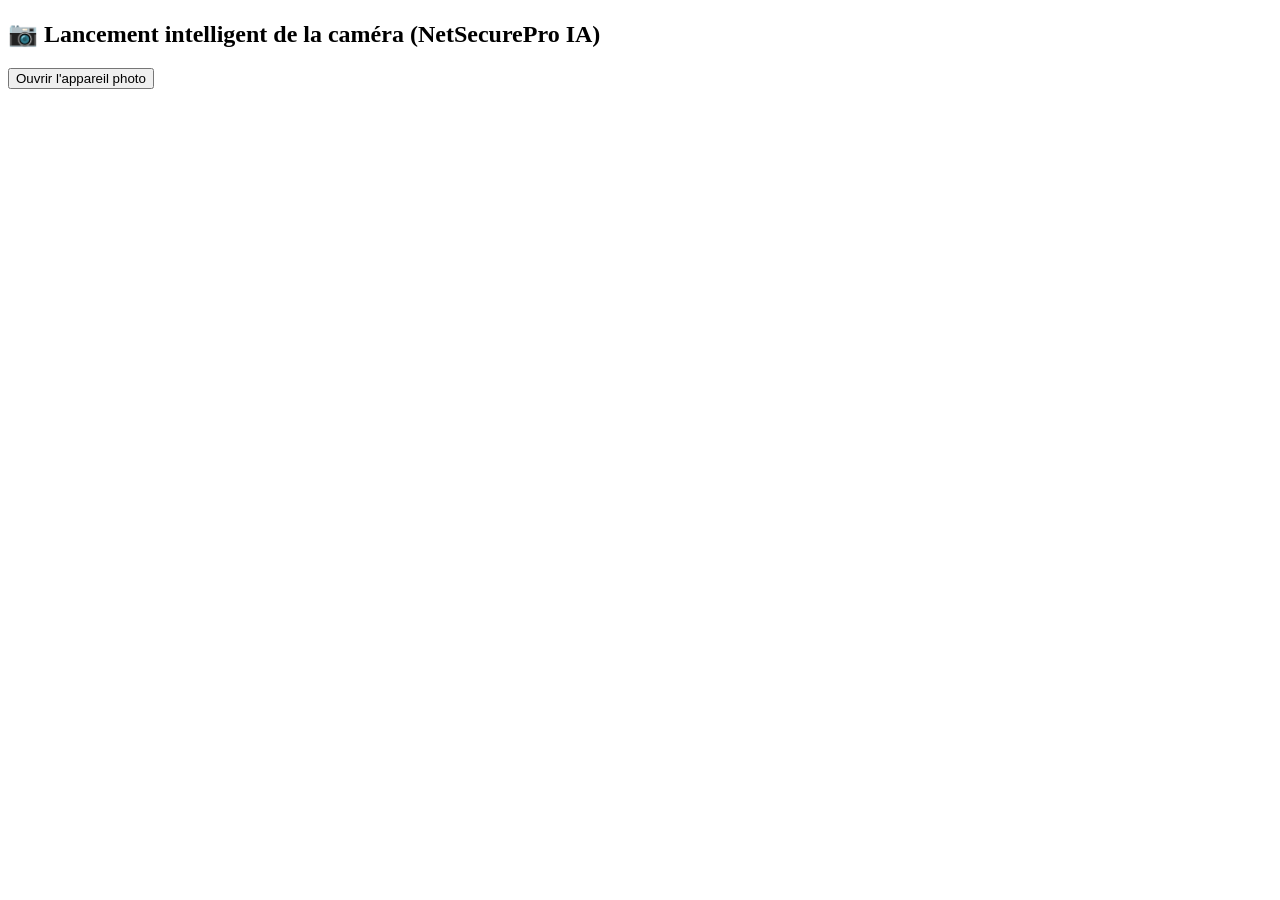
<file: NetSecurePro_IA_CameraLauncher/camera_launcher.html>
<!DOCTYPE html>
<html>
<head>
  <meta charset="UTF-8">
  <title>NetSecurePro IA Camera Launcher</title>
  <script>
    function launchCamera() {
      const ua = navigator.userAgent.toLowerCase();

      if (ua.includes("samsung")) {
        window.location.href =
          "intent:#Intent;action=android.intent.action.MAIN;category=android.intent.category.LAUNCHER;package=com.sec.android.app.camera;component=com.sec.android.app.camera/.Camera;end;";
      } else if (ua.includes("motorola")) {
        window.location.href =
          "intent:#Intent;action=android.intent.action.MAIN;category=android.intent.category.LAUNCHER;package=com.motorola.camera;component=com.motorola.camera/.Camera;end;";
      } else {
        window.location.href = "intent:#Intent;action=android.media.action.IMAGE_CAPTURE;end;";
      }
    }
  </script>
</head>
<body>
  <h2>📷 Lancement intelligent de la caméra (NetSecurePro IA)</h2>
  <button onclick="launchCamera()">Ouvrir l'appareil photo</button>
</body>
</html>
</file>
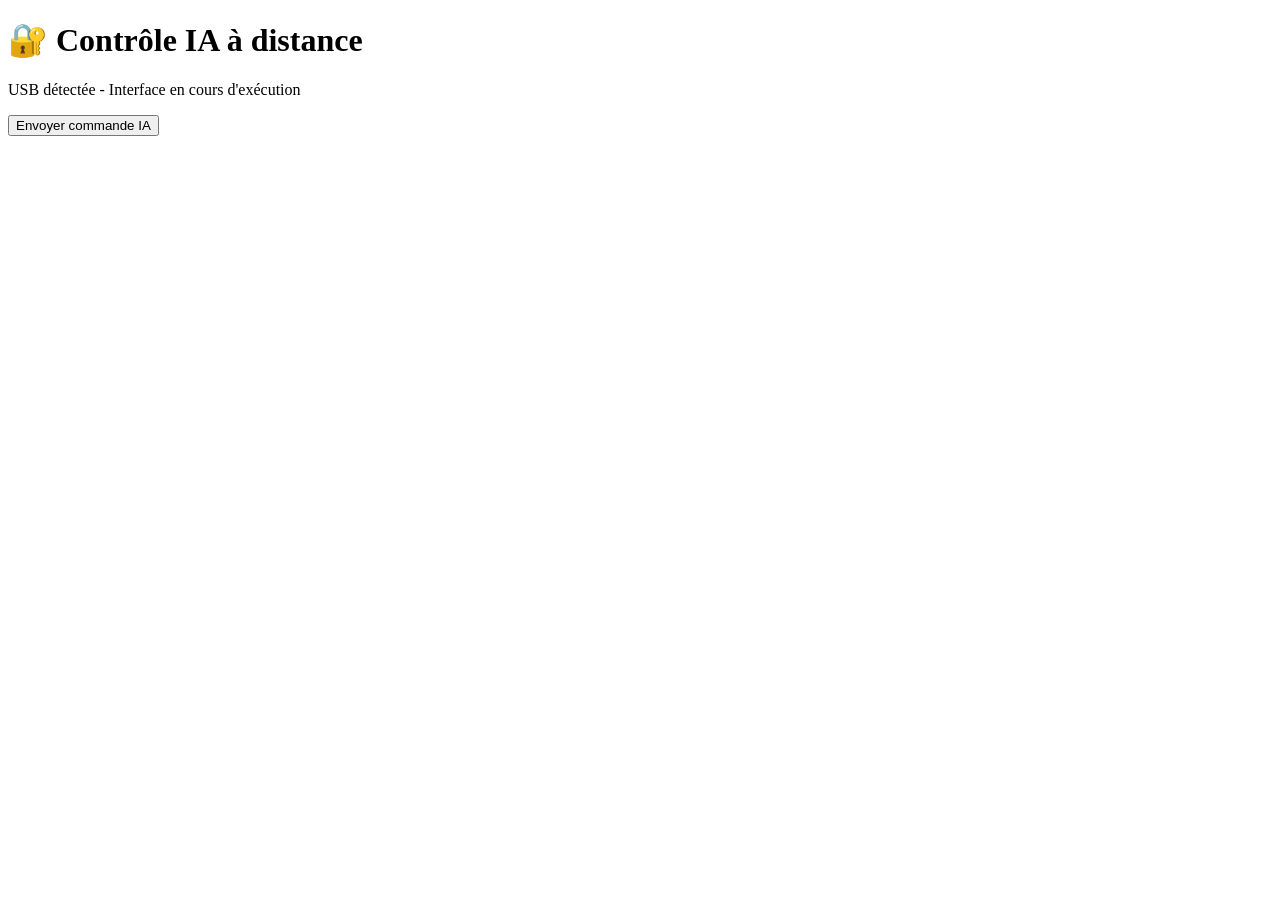
<file: NETSECUREPRO_USB_REMOTEACCESS_FINAL/netsecure_usb_interface.html>
<!DOCTYPE html>
<html lang="fr">
<head>
    <meta charset="UTF-8">
    <title>NetSecurePro USB Remote Access</title>
</head>
<body>
    <h1>🔐 Contrôle IA à distance</h1>
    <p>USB détectée - Interface en cours d'exécution</p>
    <button onclick="alert('Commande IA envoyée')">Envoyer commande IA</button>
</body>
</html>
</file>
